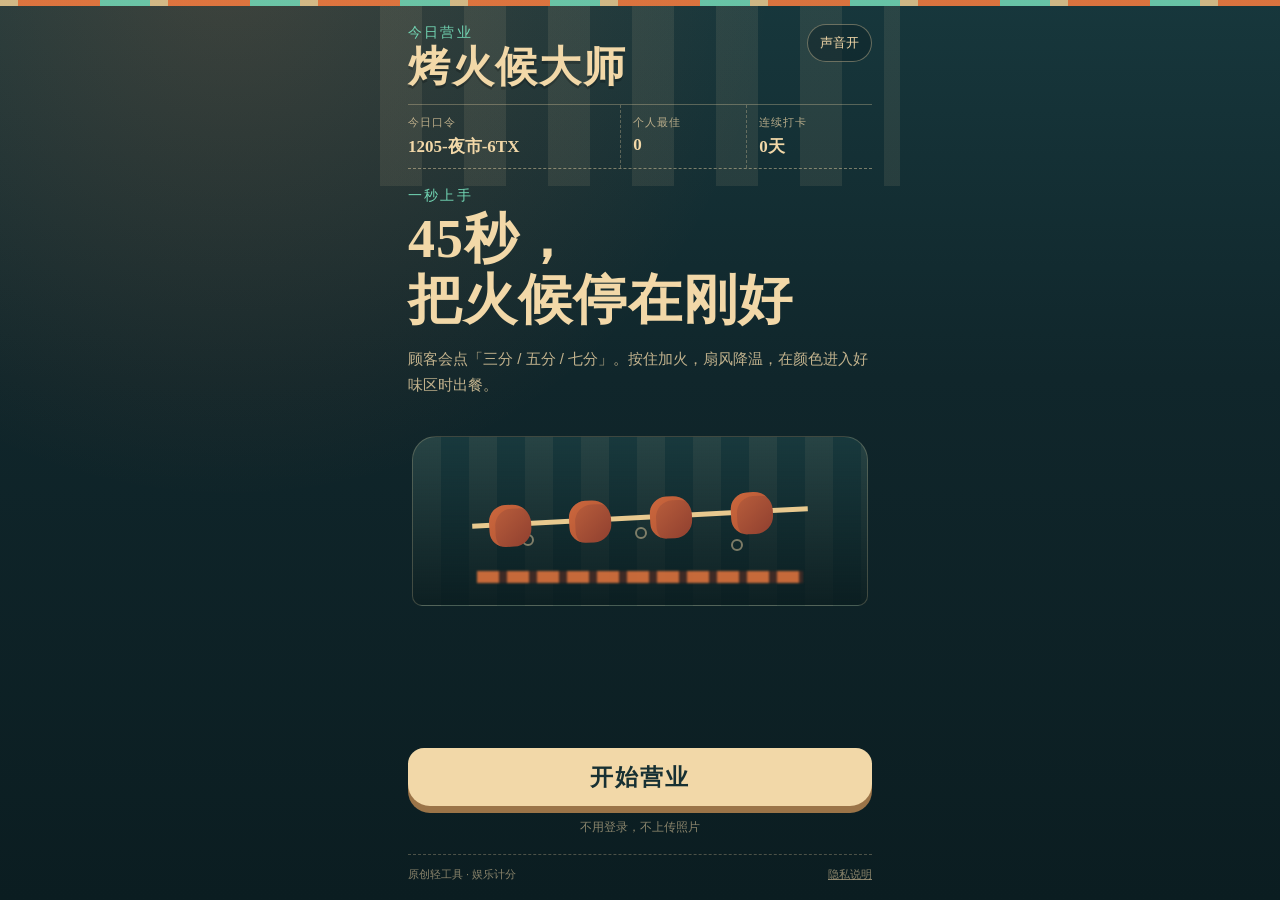
<file: index.html>
<!doctype html>
<html lang="zh-CN">
<head>
  <meta charset="utf-8">
  <meta name="viewport" content="width=device-width, initial-scale=1, maximum-scale=1, user-scalable=no, viewport-fit=cover">
  <meta name="theme-color" content="#10262B">
  <meta name="description" content="烤火候大师：45秒夜市火候挑战，按住加火，把火候停在刚刚好，生成一张可以晒的战绩收据。">
  <title>烤火候大师｜45秒夜市火候挑战</title>
  <link rel="stylesheet" href="styles.css">
</head>
<body>
  <div class="lantern-line" aria-hidden="true"></div>
  <main class="stall-shell">
    <header class="stall-head">
      <div class="brand-mark">
        <p class="brand-kicker">今日营业</p>
        <h1>烤火候大师</h1>
      </div>
      <button id="soundToggle" class="icon-button" type="button" aria-label="关闭音效" aria-pressed="true">声音开</button>
    </header>

    <section class="ticket-strip" aria-label="今日挑战信息">
      <div>
        <span>今日口令</span>
        <strong id="dailyCode">载入中</strong>
      </div>
      <div>
        <span>个人最佳</span>
        <strong id="bestScore">0</strong>
      </div>
      <div>
        <span>连续打卡</span>
        <strong id="streakDays">0天</strong>
      </div>
    </section>

    <section id="welcomeScreen" class="stage welcome-screen" aria-labelledby="welcomeTitle">
      <div class="welcome-copy">
        <p class="hand-note">一秒上手</p>
        <h2 id="welcomeTitle">45秒，<br>把火候停在刚好</h2>
        <p>顾客会点「三分 / 五分 / 七分」。按住加火，扇风降温，在颜色进入好味区时出餐。</p>
      </div>
      <div class="grill-preview" aria-hidden="true">
        <div class="preview-smoke"><span></span><span></span><span></span></div>
        <div class="preview-skewer"><i></i><i></i><i></i><i></i></div>
        <div class="preview-coals"><b></b><b></b><b></b><b></b></div>
      </div>
      <div class="welcome-actions">
        <button id="startButton" class="primary-button" type="button">开始营业</button>
        <p>不用登录，不上传照片</p>
      </div>
    </section>

    <section id="gameScreen" class="stage game-screen is-hidden" aria-labelledby="gameTitle" hidden>
      <div class="game-top">
        <div class="time-block">
          <span>营业倒计时</span>
          <strong><span id="timeLeft">45.0</span><small>秒</small></strong>
        </div>
        <div class="score-block">
          <span>今日营收</span>
          <strong id="score">0</strong>
        </div>
      </div>

      <div class="order-card" aria-live="polite">
        <div>
          <span id="orderIndex">第 1 串</span>
          <h2 id="orderTitle">顾客要五分熟</h2>
        </div>
        <div class="order-target">
          <span>目标火候</span>
          <strong id="orderRange">45–55</strong>
        </div>
      </div>

      <div class="heat-panel">
        <div class="heat-label-row">
          <span>火候轨道</span>
          <span id="comboText">连击 0</span>
        </div>
        <div id="heatTrack" class="heat-track" role="meter" aria-label="当前火候" aria-valuemin="0" aria-valuemax="100" aria-valuenow="25">
          <div id="targetBand" class="target-band"></div>
          <div id="heatFill" class="heat-fill"></div>
          <div id="heatNeedle" class="heat-needle"><span></span></div>
        </div>
        <div class="heat-legend" aria-hidden="true"><span>生</span><span>刚好</span><span>焦</span></div>
      </div>

      <div class="grill-stage" id="grillStage" aria-hidden="true">
        <div class="smoke-layer"><i></i><i></i><i></i></div>
        <div class="grill-rack"></div>
        <div id="skewer" class="skewer"><b></b><b></b><b></b><b></b><b></b></div>
        <div class="coal-row"><i></i><i></i><i></i><i></i><i></i><i></i></div>
      </div>

      <div class="game-controls">
        <button id="heatButton" class="control-button heat-button" type="button">按住加火</button>
        <button id="fanButton" class="control-button fan-button" type="button">扇风降温</button>
        <button id="serveButton" class="control-button serve-button" type="button">出餐</button>
      </div>
      <p id="gameHint" class="game-hint">先按住加火，火候会持续上升。</p>
    </section>

    <section id="resultScreen" class="stage result-screen is-hidden" aria-labelledby="resultTitle" hidden>
      <div class="result-head">
        <p class="hand-note">营业结束</p>
        <h2 id="resultTitle">今日火候成绩单</h2>
      </div>
      <div class="receipt-wrap">
        <canvas id="receiptCanvas" width="720" height="1080" role="img" aria-label="本局战绩收据图片">你的浏览器不支持战绩图。</canvas>
        <div id="resultStamp" class="result-stamp" aria-hidden="true">新纪录</div>
      </div>
      <p id="resultSummary" class="result-summary">正在生成战绩…</p>
      <div class="result-actions">
        <button id="downloadButton" class="primary-button" type="button">保存战绩图</button>
        <button id="copyButton" class="secondary-button" type="button">复制挑战文案</button>
        <button id="shareButton" class="secondary-button is-hidden" type="button" hidden>系统分享</button>
        <button id="restartButton" class="secondary-button" type="button">再烤一局</button>
      </div>
      <p id="copyStatus" class="copy-status" role="status"></p>
    </section>

    <footer class="stall-foot">
      <span>原创轻工具 · 娱乐计分</span>
      <a href="privacy.html">隐私说明</a>
    </footer>
  </main>
  <div id="liveRegion" class="sr-only" role="status" aria-live="polite"></div>
  <script src="config.js"></script>
  <script src="script.js"></script>
</body>
</html>
</file>
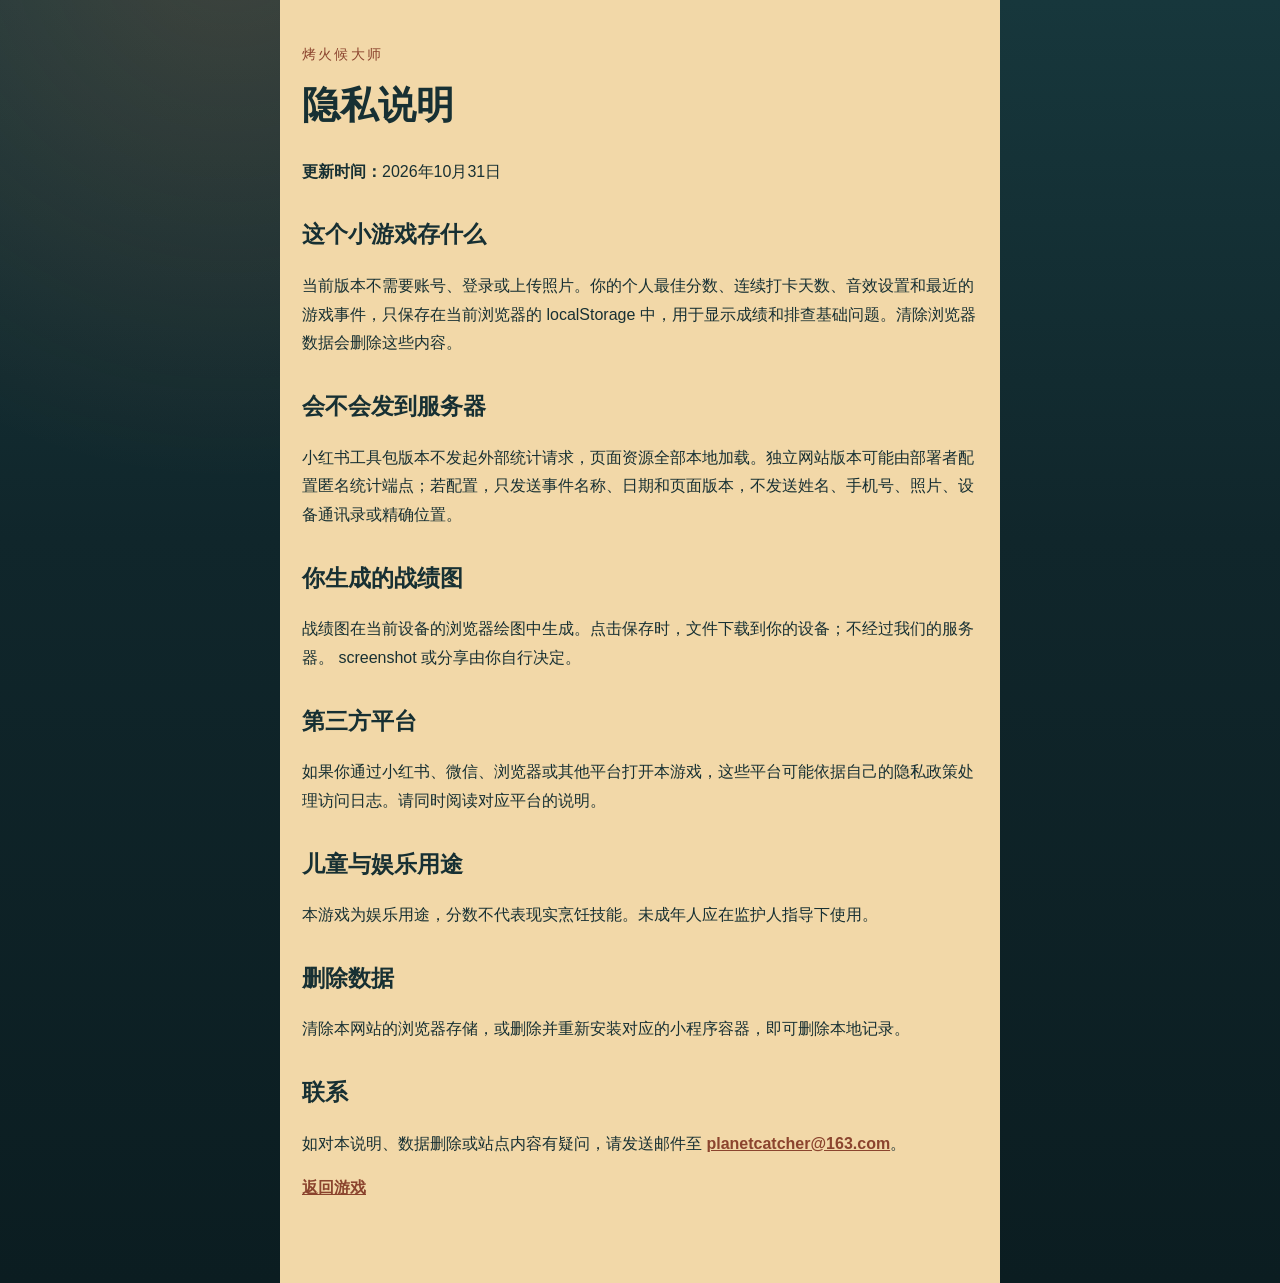
<file: privacy.html>
<!doctype html>
<html lang="zh-CN">
<head>
  <meta charset="utf-8">
  <meta name="viewport" content="width=device-width, initial-scale=1, viewport-fit=cover">
  <title>隐私说明｜烤火候大师</title>
  <link rel="stylesheet" href="styles.css">
</head>
<body class="privacy-page">
  <main class="privacy-sheet">
    <p class="brand-kicker">烤火候大师</p>
    <h1>隐私说明</h1>
    <p><strong>更新时间：</strong>2026年10月31日</p>

    <h2>这个小游戏存什么</h2>
    <p>当前版本不需要账号、登录或上传照片。你的个人最佳分数、连续打卡天数、音效设置和最近的游戏事件，只保存在当前浏览器的 localStorage 中，用于显示成绩和排查基础问题。清除浏览器数据会删除这些内容。</p>

    <h2>会不会发到服务器</h2>
    <p>小红书工具包版本不发起外部统计请求，页面资源全部本地加载。独立网站版本可能由部署者配置匿名统计端点；若配置，只发送事件名称、日期和页面版本，不发送姓名、手机号、照片、设备通讯录或精确位置。</p>

    <h2>你生成的战绩图</h2>
    <p>战绩图在当前设备的浏览器绘图中生成。点击保存时，文件下载到你的设备；不经过我们的服务器。 screenshot 或分享由你自行决定。</p>

    <h2>第三方平台</h2>
    <p>如果你通过小红书、微信、浏览器或其他平台打开本游戏，这些平台可能依据自己的隐私政策处理访问日志。请同时阅读对应平台的说明。</p>

    <h2>儿童与娱乐用途</h2>
    <p>本游戏为娱乐用途，分数不代表现实烹饪技能。未成年人应在监护人指导下使用。</p>

    <h2>删除数据</h2>
    <p>清除本网站的浏览器存储，或删除并重新安装对应的小程序容器，即可删除本地记录。</p>

    <h2>联系</h2>
    <p>如对本说明、数据删除或站点内容有疑问，请发送邮件至 <a href="mailto:planetcatcher@163.com">planetcatcher@163.com</a>。</p>

    <p><a href="index.html">返回游戏</a></p>
  </main>
</body>
</html>
</file>
<file: styles.css>
:root {
  --night: #10262b;
  --awning: #285354;
  --awning-dark: #193b3f;
  --paper: #f2d8a8;
  --paper-soft: #e8c98f;
  --ember: #f47b3f;
  --ember-bright: #ff9a4f;
  --jade: #72d6b4;
  --burnt: #c74a3d;
  --ink: #173033;
  --shadow: rgba(5, 20, 23, 0.34);
  --serif: STKaiti, KaiTi, "Songti SC", SimSun, serif;
  --sans: "PingFang SC", "Microsoft YaHei", "Noto Sans CJK SC", sans-serif;
}

* { box-sizing: border-box; }

html { background: var(--night); }

body {
  margin: 0;
  min-height: 100vh;
  min-height: 100dvh;
  color: var(--paper);
  background:
    radial-gradient(circle at 18% -5%, rgba(244, 123, 63, 0.18), transparent 34rem),
    linear-gradient(180deg, #17373c 0, var(--night) 42%, #0b1d21 100%);
  font-family: var(--sans);
  -webkit-font-smoothing: antialiased;
  -webkit-tap-highlight-color: transparent;
}

button, a { font: inherit; }

button { cursor: pointer; }

button:focus-visible, a:focus-visible {
  outline: 3px solid var(--jade);
  outline-offset: 3px;
}

.lantern-line {
  height: 6px;
  background: repeating-linear-gradient(90deg, var(--paper-soft) 0 18px, var(--ember) 18px 100px, var(--jade) 100px 150px);
  opacity: .88;
}

.stall-shell {
  width: min(100%, 520px);
  min-height: calc(100vh - 6px);
  min-height: calc(100dvh - 6px);
  margin: 0 auto;
  padding: max(18px, env(safe-area-inset-top)) 18px max(18px, env(safe-area-inset-bottom));
  display: flex;
  flex-direction: column;
  position: relative;
  overflow: hidden;
}

.stall-shell::before {
  content: "";
  position: absolute;
  inset: 0 0 auto;
  height: 180px;
  background: repeating-linear-gradient(90deg, rgba(242, 216, 168, .09) 0 42px, transparent 42px 84px);
  pointer-events: none;
}

.stall-head,
.ticket-strip,
.stall-foot { position: relative; z-index: 1; }

.stall-head {
  display: flex;
  align-items: flex-start;
  justify-content: space-between;
  gap: 16px;
}

.brand-kicker,
.hand-note {
  margin: 0 0 4px;
  color: var(--jade);
  font-family: var(--serif);
  font-size: 14px;
  letter-spacing: .16em;
}

.stall-head h1 {
  margin: 0;
  font-family: var(--serif);
  font-size: clamp(30px, 8vw, 42px);
  font-weight: 700;
  line-height: 1;
  letter-spacing: .04em;
  text-shadow: 0 3px 0 rgba(0, 0, 0, .2);
}

.icon-button {
  min-height: 38px;
  padding: 8px 12px;
  border: 1px solid rgba(242, 216, 168, .38);
  border-radius: 999px;
  color: var(--paper);
  background: rgba(16, 38, 43, .55);
  font-size: 13px;
}

.ticket-strip {
  display: grid;
  grid-template-columns: 1.35fr .8fr .8fr;
  margin: 16px 0 18px;
  border-top: 1px solid rgba(242, 216, 168, .3);
  border-bottom: 1px dashed rgba(242, 216, 168, .46);
}

.ticket-strip > div {
  padding: 10px 8px 10px 0;
  min-width: 0;
}

.ticket-strip > div + div {
  padding-left: 12px;
  border-left: 1px dashed rgba(242, 216, 168, .3);
}

.ticket-strip span,
.game-top span,
.heat-label-row,
.order-target span {
  display: block;
  color: rgba(242, 216, 168, .72);
  font-size: 11px;
  letter-spacing: .08em;
}

.ticket-strip strong {
  display: block;
  margin-top: 5px;
  font-family: var(--serif);
  font-size: 17px;
  white-space: nowrap;
  overflow: hidden;
  text-overflow: ellipsis;
}

.stage {
  flex: 1;
  display: flex;
  flex-direction: column;
  position: relative;
  z-index: 1;
}

.is-hidden { display: none !important; }

.welcome-copy h2,
.result-head h2 {
  margin: 0;
  font-family: var(--serif);
  font-size: clamp(34px, 10vw, 54px);
  line-height: 1.13;
  letter-spacing: .02em;
}

.welcome-copy > p:last-child,
.result-summary {
  color: rgba(242, 216, 168, .78);
  font-size: 15px;
  line-height: 1.75;
}

.grill-preview {
  height: 170px;
  margin: 22px 4px 18px;
  border-radius: 24px 24px 10px 10px;
  background:
    linear-gradient(180deg, rgba(16, 38, 43, .1), rgba(9, 26, 29, .88)),
    repeating-linear-gradient(90deg, rgba(242, 216, 168, .08) 0 28px, transparent 28px 56px),
    var(--awning-dark);
  border: 1px solid rgba(242, 216, 168, .22);
  position: relative;
  overflow: hidden;
}

.preview-smoke span,
.smoke-layer i {
  position: absolute;
  width: 12px;
  height: 12px;
  border: 2px solid rgba(242, 216, 168, .48);
  border-radius: 50%;
  animation: smoke 3.2s ease-in-out infinite;
}

.preview-smoke span:nth-child(1) { left: 24%; top: 58%; }
.preview-smoke span:nth-child(2) { left: 49%; top: 54%; animation-delay: .8s; }
.preview-smoke span:nth-child(3) { left: 70%; top: 61%; animation-delay: 1.6s; }

@keyframes smoke {
  0% { transform: translateY(8px) scale(.55); opacity: 0; }
  35% { opacity: .8; }
  100% { transform: translateY(-62px) scale(1.5); opacity: 0; }
}

.preview-skewer {
  position: absolute;
  left: 13%;
  right: 13%;
  top: 78px;
  height: 5px;
  background: var(--paper-soft);
  transform: rotate(-3deg);
}

.preview-skewer i,
.skewer b {
  position: absolute;
  top: -17px;
  width: 42px;
  height: 42px;
  border-radius: 40% 45% 43% 38%;
  background: linear-gradient(135deg, #bd613d, #8f3f2f);
  box-shadow: inset 6px 4px 0 rgba(244, 123, 63, .28);
}

.preview-skewer i:nth-child(1) { left: 5%; }
.preview-skewer i:nth-child(2) { left: 29%; }
.preview-skewer i:nth-child(3) { left: 53%; }
.preview-skewer i:nth-child(4) { left: 77%; }

.preview-coals {
  position: absolute;
  left: 14%;
  right: 14%;
  bottom: 22px;
  height: 12px;
  background: repeating-linear-gradient(90deg, var(--ember) 0 22px, #4a2c25 22px 30px);
  filter: blur(1px);
  opacity: .8;
}

.welcome-actions { margin-top: auto; }

.primary-button,
.secondary-button,
.control-button {
  border: 0;
  color: var(--ink);
  font-weight: 700;
  transition: transform .12s ease, filter .12s ease, background-color .12s ease;
}

.primary-button:active,
.secondary-button:active,
.control-button:active { transform: translateY(2px) scale(.99); }

.primary-button {
  width: 100%;
  min-height: 58px;
  border-radius: 16px 16px 22px 22px;
  background: var(--paper);
  box-shadow: 0 7px 0 #9b7448;
  font-family: var(--serif);
  font-size: 23px;
  letter-spacing: .08em;
}

.primary-button:hover { background: #fff0c8; }

.secondary-button {
  flex: 1 1 140px;
  min-height: 48px;
  padding: 10px 14px;
  border: 1px solid rgba(242, 216, 168, .42);
  border-radius: 13px;
  color: var(--paper);
  background: rgba(242, 216, 168, .08);
}

.secondary-button:hover { background: rgba(242, 216, 168, .16); }

.welcome-actions > p {
  margin: 13px 0 0;
  color: rgba(242, 216, 168, .55);
  font-size: 12px;
  text-align: center;
}

.game-top {
  display: flex;
  justify-content: space-between;
  align-items: end;
  padding: 0 2px 12px;
}

.game-top strong {
  display: block;
  color: var(--paper);
  font-family: var(--serif);
  font-size: 34px;
  line-height: 1;
}

.game-top small { margin-left: 3px; font-size: 13px; }
.score-block { text-align: right; }

.order-card {
  display: flex;
  align-items: center;
  justify-content: space-between;
  gap: 12px;
  padding: 14px 15px;
  border: 1px solid rgba(242, 216, 168, .3);
  border-radius: 18px 4px 18px 4px;
  background: rgba(40, 83, 84, .72);
}

.order-card > div:first-child > span {
  color: var(--jade);
  font-size: 12px;
}

.order-card h2 {
  margin: 3px 0 0;
  font-family: var(--serif);
  font-size: 22px;
}

.order-target { text-align: right; }
.order-target strong { font-size: 18px; color: var(--ember-bright); }

.heat-panel { margin-top: 16px; }

.heat-label-row {
  display: flex;
  justify-content: space-between;
  padding: 0 2px 7px;
}

.heat-track {
  height: 34px;
  position: relative;
  border: 1px solid rgba(242, 216, 168, .5);
  border-radius: 18px;
  background: linear-gradient(90deg, #6b8f8a, #d6b96f 55%, #9e3f37);
  overflow: visible;
}

.target-band {
  position: absolute;
  top: -2px;
  bottom: -2px;
  width: 20%;
  border: 2px solid var(--jade);
  border-radius: 16px;
  background: rgba(114, 214, 180, .32);
  box-shadow: 0 0 16px rgba(114, 214, 180, .55);
}

.heat-fill {
  position: absolute;
  inset: 1px auto 1px 1px;
  width: 25%;
  border-radius: 16px 0 0 16px;
  background: rgba(255, 154, 79, .28);
}

.heat-needle {
  position: absolute;
  top: -9px;
  left: 25%;
  width: 2px;
  height: 50px;
  transform: translateX(-1px);
  background: var(--paper);
  box-shadow: 0 0 10px rgba(242, 216, 168, .8);
}

.heat-needle span {
  position: absolute;
  top: -7px;
  left: -6px;
  width: 14px;
  height: 14px;
  transform: rotate(45deg);
  background: var(--paper);
}

.heat-legend {
  display: flex;
  justify-content: space-between;
  margin-top: 5px;
  color: rgba(242, 216, 168, .62);
  font-size: 10px;
}

.heat-track.is-burnt { animation: shake .22s linear infinite; }
@keyframes shake { 50% { transform: translateX(2px); } }

.grill-stage {
  height: 154px;
  margin: 16px 0 14px;
  border-radius: 22px 22px 12px 12px;
  border: 1px solid rgba(242, 216, 168, .22);
  background:
    repeating-linear-gradient(90deg, rgba(242, 216, 168, .07) 0 26px, transparent 26px 52px),
    radial-gradient(ellipse at 50% 100%, rgba(244, 123, 63, .45), transparent 66%),
    var(--awning-dark);
  position: relative;
  overflow: hidden;
  transition: box-shadow .15s ease;
}

.grill-stage.is-hot { box-shadow: inset 0 -20px 40px rgba(244, 123, 63, .32); }

.grill-rack {
  position: absolute;
  left: 8%;
  right: 8%;
  top: 65px;
  height: 8px;
  background: repeating-linear-gradient(90deg, #8c9a8c 0 7px, transparent 7px 18px);
}

.skewer {
  position: absolute;
  left: 10%;
  right: 10%;
  top: 48px;
  height: 5px;
  background: var(--paper-soft);
  transform: rotate(-2deg);
}

.skewer b:nth-child(1) { left: 4%; }
.skewer b:nth-child(2) { left: 23%; }
.skewer b:nth-child(3) { left: 42%; }
.skewer b:nth-child(4) { left: 61%; }
.skewer b:nth-child(5) { left: 80%; }

.smoke-layer i:nth-child(1) { left: 26%; top: 64%; }
.smoke-layer i:nth-child(2) { left: 50%; top: 60%; animation-delay: 1s; }
.smoke-layer i:nth-child(3) { left: 72%; top: 67%; animation-delay: 1.8s; }

.coal-row {
  position: absolute;
  left: 11%;
  right: 11%;
  bottom: 17px;
  height: 15px;
  background: repeating-linear-gradient(90deg, var(--ember) 0 20px, #41251f 20px 28px);
  opacity: .75;
  filter: blur(.5px);
}

.game-controls {
  display: grid;
  grid-template-columns: 1.25fr 1fr .85fr;
  gap: 8px;
}

.control-button {
  min-height: 54px;
  border-radius: 14px 14px 10px 10px;
  color: var(--paper);
  font-family: var(--serif);
  font-size: 17px;
  box-shadow: 0 5px 0 rgba(4, 18, 20, .5);
  touch-action: none;
  user-select: none;
}

.heat-button { background: #a84432; }
.heat-button.is-pressed { background: var(--ember-bright); color: var(--ink); }
.fan-button { background: #367b67; }
.serve-button { background: var(--paper); color: var(--ink); }

.game-hint {
  min-height: 22px;
  margin: 10px 0 0;
  color: rgba(242, 216, 168, .78);
  font-size: 13px;
  text-align: center;
}

.result-head { margin-bottom: 14px; }
.result-head h2 { font-size: clamp(29px, 8vw, 42px); }

.receipt-wrap {
  position: relative;
  max-width: 360px;
  margin: 0 auto 14px;
  padding: 8px;
  background: rgba(242, 216, 168, .1);
  border-radius: 8px;
}

#receiptCanvas {
  display: block;
  width: 100%;
  height: auto;
  border-radius: 4px;
  box-shadow: 0 14px 26px var(--shadow);
}

.result-stamp {
  position: absolute;
  right: 0;
  top: 26px;
  padding: 8px 14px;
  transform: rotate(10deg);
  border: 3px double var(--burnt);
  border-radius: 50%;
  color: var(--burnt);
  background: rgba(242, 216, 168, .9);
  font-family: var(--serif);
  font-size: 18px;
  font-weight: 700;
  display: none;
}

.result-stamp.is-visible { display: block; }

.result-summary { margin: 0 0 14px; text-align: center; }

.result-actions {
  display: flex;
  flex-wrap: wrap;
  gap: 9px;
  margin-top: auto;
}

.result-actions .primary-button { flex: 1 1 100%; }

.copy-status {
  min-height: 20px;
  margin: 8px 0 0;
  color: var(--jade);
  font-size: 12px;
  text-align: center;
}

.stall-foot {
  display: flex;
  justify-content: space-between;
  gap: 16px;
  margin-top: 18px;
  padding-top: 12px;
  border-top: 1px dashed rgba(242, 216, 168, .28);
  color: rgba(242, 216, 168, .55);
  font-size: 11px;
}

.stall-foot a { color: inherit; }

.privacy-page { padding: 0; }
.privacy-sheet {
  width: min(100%, 720px);
  margin: 0 auto;
  padding: 42px 22px 64px;
  color: var(--ink);
  background: var(--paper);
  line-height: 1.8;
  min-height: 100vh;
}
.privacy-sheet .brand-kicker { color: #8b442e; }
.privacy-sheet h1 { font-family: var(--serif); font-size: 38px; margin: 0 0 18px; }
.privacy-sheet h2 { font-family: var(--serif); font-size: 23px; margin: 28px 0 4px; }
.privacy-sheet a { color: #8b442e; font-weight: 700; }

.sr-only {
  position: absolute;
  width: 1px;
  height: 1px;
  padding: 0;
  margin: -1px;
  overflow: hidden;
  clip: rect(0, 0, 0, 0);
  white-space: nowrap;
  border: 0;
}

@media (min-width: 560px) {
  .stall-shell { padding-left: 28px; padding-right: 28px; }
  .game-controls { gap: 12px; }
}

@media (max-height: 740px) {
  .welcome-copy h2 { font-size: 38px; }
  .grill-preview { height: 130px; margin-top: 14px; }
  .grill-stage { height: 125px; margin: 12px 0 10px; }
  .control-button { min-height: 50px; }
  .stall-foot { margin-top: 10px; }
}

@media (prefers-reduced-motion: reduce) {
  *, *::before, *::after {
    animation-duration: .01ms !important;
    animation-iteration-count: 1 !important;
    transition-duration: .01ms !important;
  }
}
</file>
